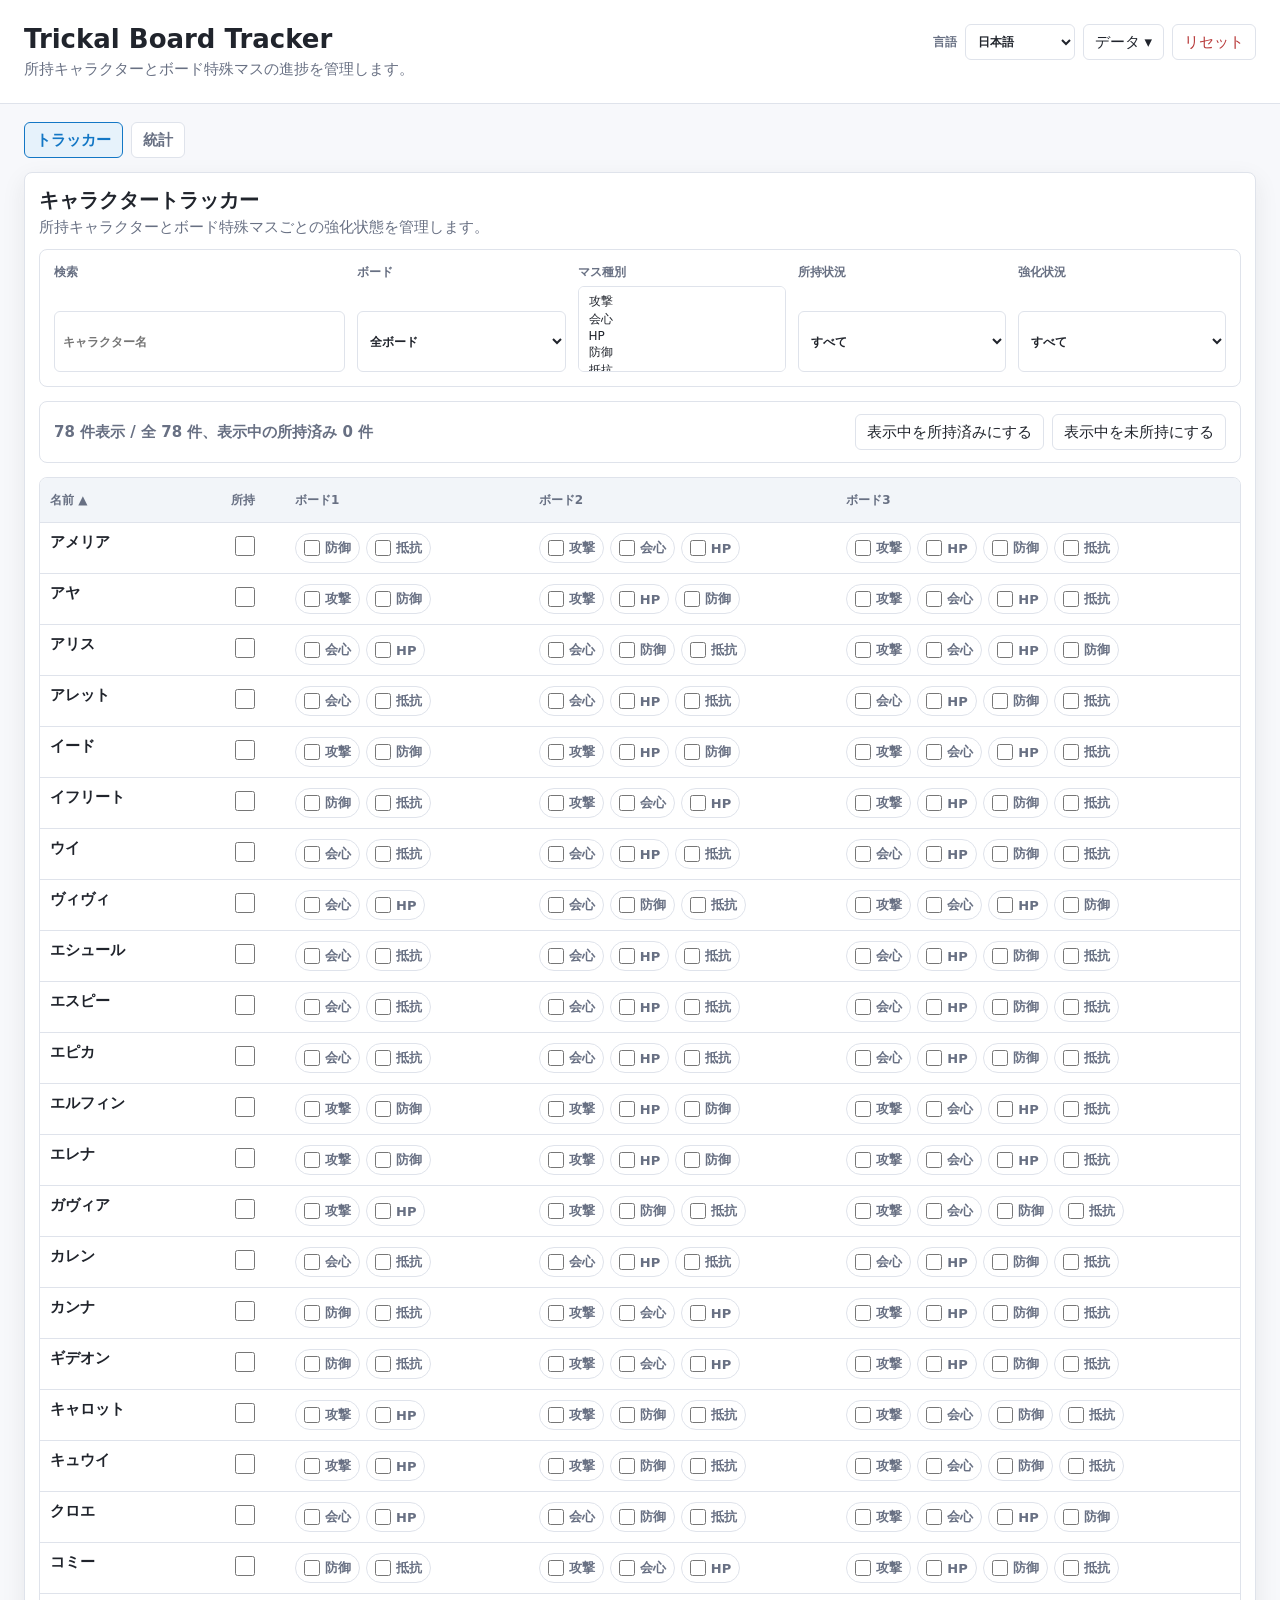
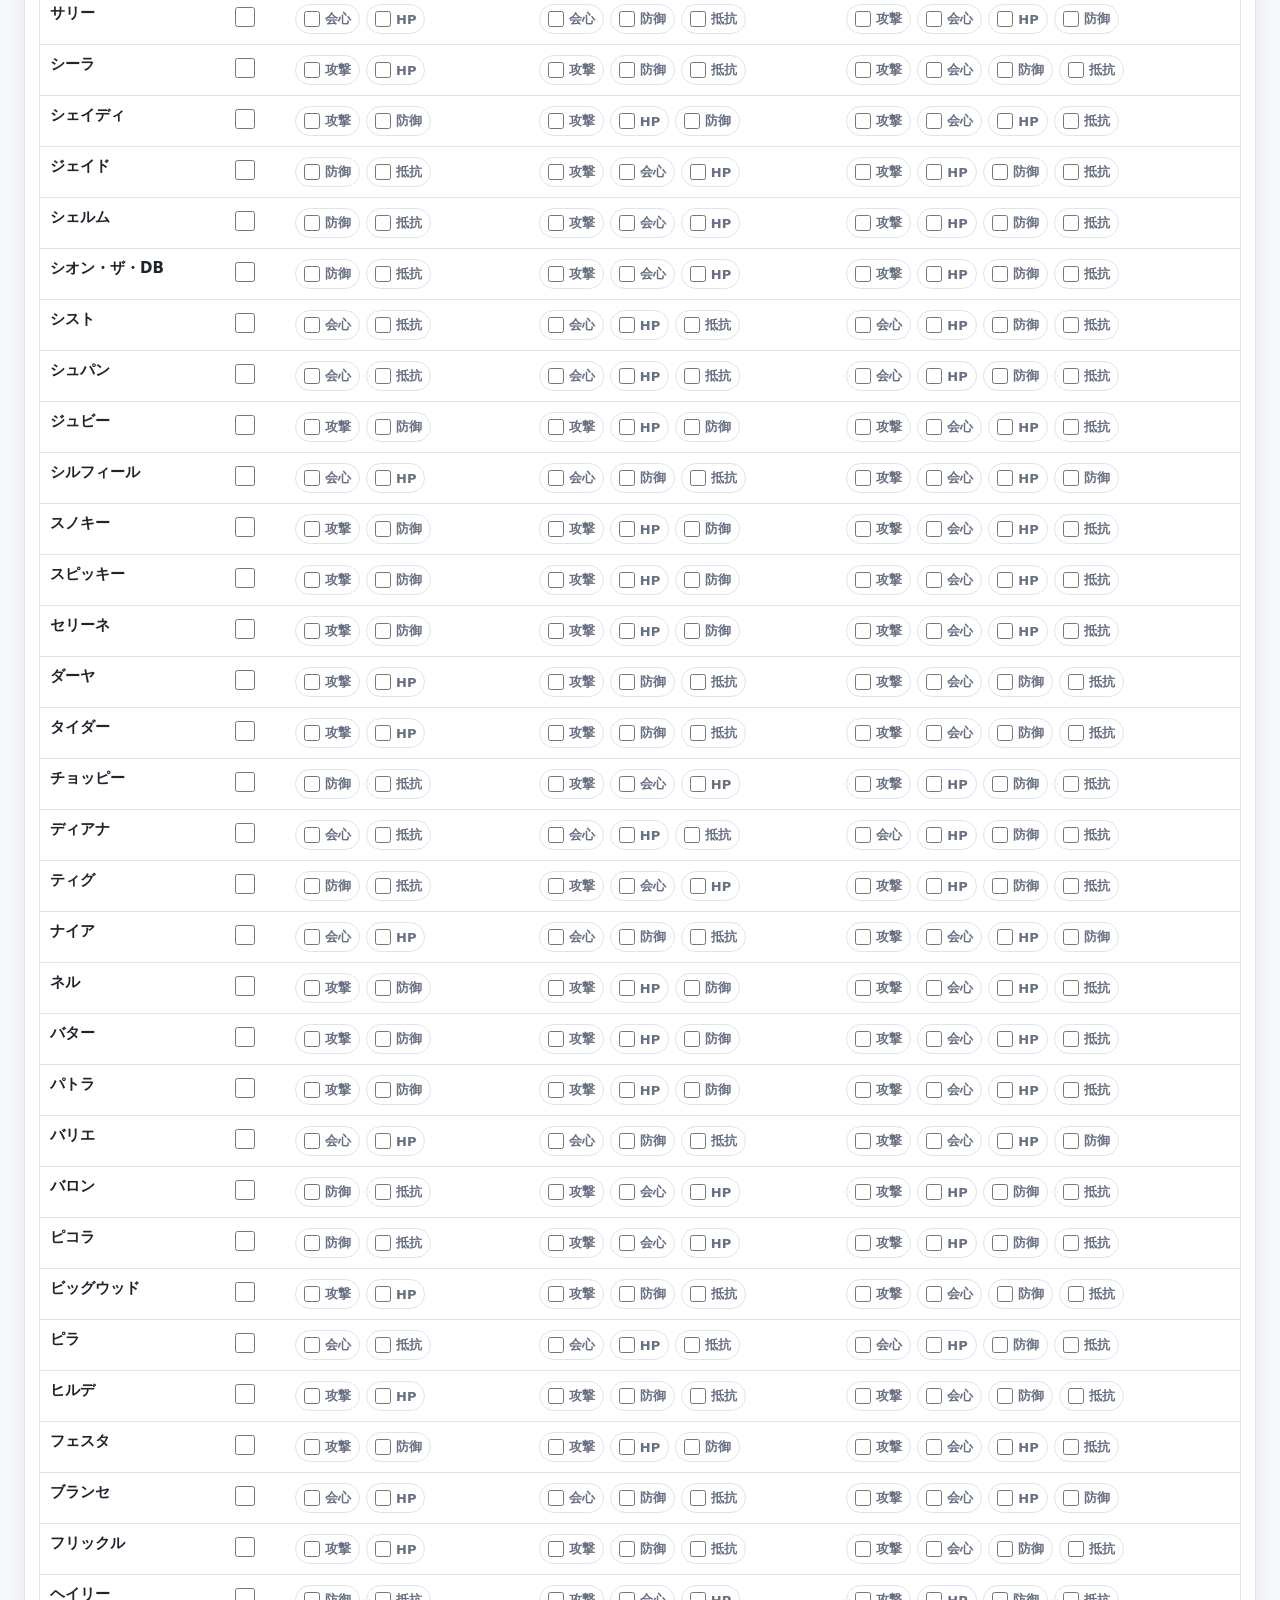
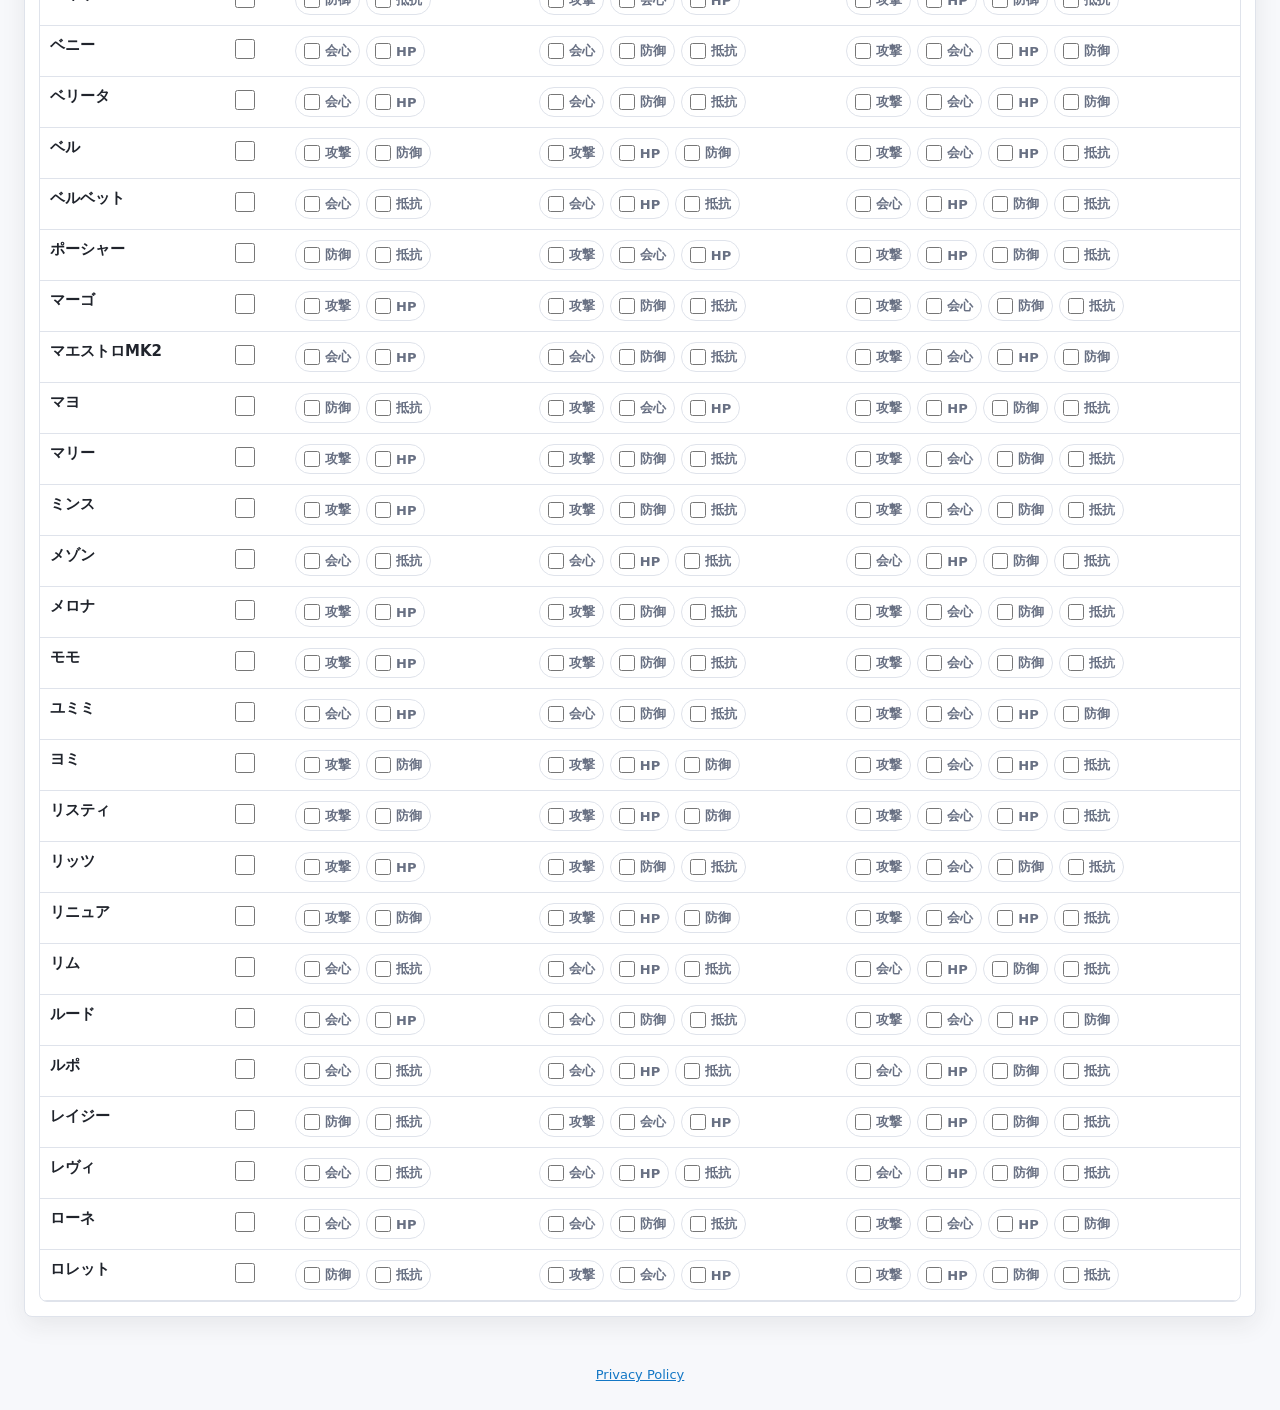
<file: index.html>
<!doctype html>
<html lang="ja">
<head>
  <meta charset="utf-8">
  <meta name="viewport" content="width=device-width, initial-scale=1">
  <title data-i18n="app.title">Trickal Board Tracker</title>
  <link rel="stylesheet" href="./styles.css">
</head>
<body>
  <header class="app-header">
    <div>
      <h1 data-i18n="app.title">Trickal Board Tracker</h1>
      <p data-i18n="app.subtitle">Owned characters and per-cell board upgrade planning.</p>
    </div>
    <div class="header-actions">
      <label class="language-control">
        <span data-i18n="language.label">Language</span>
        <select id="languageSelect">
          <option value="ja">日本語</option>
          <option value="en">English</option>
          <option value="zh-Hant">繁體中文</option>
        </select>
      </label>
      <div id="dataMenu" class="data-menu">
        <button id="dataMenuButton" class="data-menu-button" type="button" aria-haspopup="true" aria-expanded="false" data-i18n="action.dataMenu">Data</button>
        <div id="dataMenuPanel" class="data-menu-panel" role="menu" hidden>
          <button id="exportState" class="menu-item" type="button" role="menuitem" data-i18n="action.export">Export JSON</button>
          <label id="importStateLabel" class="file-button menu-item" role="menuitem" tabindex="0">
            <span data-i18n="action.import">Import JSON</span>
            <input id="importState" type="file" accept="application/json,.json">
          </label>
          <div class="menu-separator" role="separator"></div>
          <button id="connectDrive" class="menu-item" type="button" role="menuitem" data-i18n="action.driveConnect">Connect Google Drive</button>
          <button id="saveDrive" class="menu-item" type="button" role="menuitem" data-i18n="action.driveSave">Save to Drive</button>
          <button id="loadDrive" class="menu-item" type="button" role="menuitem" data-i18n="action.driveLoad">Load from Drive</button>
          <span id="driveStatus" class="drive-status" role="status" aria-live="polite"></span>
        </div>
      </div>
      <button id="resetState" type="button" class="danger" data-i18n="action.reset">Reset</button>
    </div>
  </header>

  <main>
    <nav class="page-tabs" aria-label="Page sections">
      <button class="tab-button active" type="button" data-page-tab="tracker" data-i18n="tab.tracker">Tracker</button>
      <button class="tab-button" type="button" data-page-tab="stats" data-i18n="tab.statistics">Statistics</button>
    </nav>

    <section class="tab-panel" data-page-panel="stats" hidden>
    <section class="stats-panel" aria-label="Board statistics">
      <div class="section-heading">
        <div>
          <h2 data-i18n="stats.title">Board Statistics</h2>
          <p data-i18n="stats.description">Independent summary for special cells and 特級くれよん.</p>
        </div>
      </div>

      <div class="stats-filters" aria-label="Statistics filters">
        <label>
          <span data-i18n="filter.statsCell">Stats cell type</span>
          <select id="statsCellFilter" multiple></select>
        </label>
        <label>
          <span data-i18n="filter.statsOwnership">Stats ownership</span>
          <select id="statsOwnedFilter">
            <option value="all" data-i18n="option.all">All</option>
            <option value="owned" data-i18n="option.owned">Owned</option>
            <option value="unowned" data-i18n="option.unowned">Unowned</option>
          </select>
        </label>
      </div>

      <div class="sub-tabs" aria-label="Statistics board scope">
        <button class="sub-tab-button active" type="button" data-stats-board="all" data-i18n="board.all">All Boards</button>
        <button class="sub-tab-button" type="button" data-stats-board="board1" data-i18n="board.board1">Board 1</button>
        <button class="sub-tab-button" type="button" data-stats-board="board2" data-i18n="board.board2">Board 2</button>
        <button class="sub-tab-button" type="button" data-stats-board="board3" data-i18n="board.board3">Board 3</button>
      </div>

      <div class="stat-cards" id="statCards"></div>

      <div class="stats-breakdowns">
        <div class="breakdown">
          <h3 data-i18n="stats.byBoard">By Board</h3>
          <div class="mini-table-wrap">
            <table class="mini-table">
              <thead>
                <tr>
                  <th data-i18n="table.board">Board</th>
                  <th data-i18n="table.total">Total</th>
                  <th data-i18n="table.upgraded">Upgraded</th>
                  <th data-i18n="table.remaining">Remaining</th>
                  <th data-i18n="table.spent">Spent</th>
                  <th data-i18n="table.needed">Needed</th>
                </tr>
              </thead>
              <tbody id="boardStatsRows"></tbody>
            </table>
          </div>
        </div>
        <div class="breakdown">
          <h3 data-i18n="stats.byCell">By Cell Type</h3>
          <div class="mini-table-wrap">
            <table class="mini-table">
              <thead>
                <tr>
                  <th data-i18n="table.cell">Cell</th>
                  <th data-i18n="table.total">Total</th>
                  <th data-i18n="table.upgraded">Upgraded</th>
                  <th data-i18n="table.remaining">Remaining</th>
                  <th data-i18n="table.spent">Spent</th>
                  <th data-i18n="table.needed">Needed</th>
                </tr>
              </thead>
              <tbody id="cellStatsRows"></tbody>
            </table>
          </div>
        </div>
        <div class="breakdown matrix-breakdown">
          <h3 data-i18n="stats.matrix">Board x Cell</h3>
          <div class="mini-table-wrap">
            <table class="mini-table">
              <thead>
                <tr>
                  <th data-i18n="table.board">Board</th>
                  <th data-i18n="table.cell">Cell</th>
                  <th data-i18n="table.total">Total</th>
                  <th data-i18n="table.upgraded">Upgraded</th>
                  <th data-i18n="table.remaining">Remaining</th>
                  <th data-i18n="table.spent">Spent</th>
                  <th data-i18n="table.needed">Needed</th>
                </tr>
              </thead>
              <tbody id="matrixStatsRows"></tbody>
            </table>
          </div>
        </div>
      </div>
    </section>
    </section>

    <section class="tab-panel active" data-page-panel="tracker">
    <section class="tracker-panel" aria-label="Character tracker">
      <div class="section-heading tracker-heading">
        <div>
          <h2 data-i18n="tracker.title">Character Tracker</h2>
          <p data-i18n="tracker.description">Track owned characters and individual board special-cell upgrades.</p>
        </div>
      </div>

      <section class="filters" aria-label="Filters">
        <label>
          <span data-i18n="filter.search">Search</span>
          <input id="searchInput" type="search" placeholder="Character name" data-i18n-placeholder="filter.searchPlaceholder">
        </label>
        <label>
          <span data-i18n="filter.board">Board</span>
          <select id="boardFilter">
            <option value="all" data-i18n="board.all">All boards</option>
            <option value="board1" data-i18n="board.board1">Board 1</option>
            <option value="board2" data-i18n="board.board2">Board 2</option>
            <option value="board3" data-i18n="board.board3">Board 3</option>
          </select>
        </label>
        <label>
          <span data-i18n="filter.cell">Cell type</span>
          <select id="cellFilter" multiple></select>
        </label>
        <label>
          <span data-i18n="filter.ownership">Ownership</span>
          <select id="ownedFilter">
            <option value="all" data-i18n="option.all">All</option>
            <option value="owned" data-i18n="option.owned">Owned</option>
            <option value="unowned" data-i18n="option.unowned">Unowned</option>
          </select>
        </label>
        <label>
          <span data-i18n="filter.upgradeStatus">Upgrade status</span>
          <select id="upgradeFilter">
            <option value="all" data-i18n="option.all">All</option>
            <option value="has-upgraded" data-i18n="option.hasUpgraded">Has upgraded cells</option>
            <option value="has-unupgraded" data-i18n="option.hasUnupgraded">Has unupgraded visible cells</option>
            <option value="fully-upgraded" data-i18n="option.fullyUpgraded">Fully upgraded for filter</option>
          </select>
        </label>
      </section>

    <section class="toolbar" aria-label="Visible row actions">
      <div id="summaryText" class="summary"></div>
      <div class="toolbar-actions">
        <button id="markVisibleOwned" type="button" data-i18n="action.markVisibleOwned">Mark Visible Owned</button>
        <button id="markVisibleUnowned" type="button" data-i18n="action.markVisibleUnowned">Mark Visible Unowned</button>
      </div>
    </section>

    <section class="table-wrap" aria-label="Character board options">
      <table>
        <thead>
          <tr>
            <th data-sort-column="name" aria-sort="ascending"><button class="sort-button" type="button" data-i18n="table.name">Name</button></th>
            <th data-sort-column="owned" aria-sort="none"><button class="sort-button" type="button" data-i18n="table.owned">Owned</button></th>
            <th data-sort-column="board1" aria-sort="none"><button class="sort-button" type="button" data-i18n="board.board1">Board 1</button></th>
            <th data-sort-column="board2" aria-sort="none"><button class="sort-button" type="button" data-i18n="board.board2">Board 2</button></th>
            <th data-sort-column="board3" aria-sort="none"><button class="sort-button" type="button" data-i18n="board.board3">Board 3</button></th>
          </tr>
        </thead>
        <tbody id="characterRows"></tbody>
      </table>
      <p id="emptyState" class="empty" hidden data-i18n="empty.noCharacters">No characters match the current filters.</p>
    </section>
    </section>
    </section>
  </main>

  <footer class="app-footer">
    <a href="./privacy.html">Privacy Policy</a>
  </footer>

  <template id="rowTemplate">
    <tr>
      <td class="name-cell"></td>
      <td class="owned-cell"></td>
      <td class="board-cell" data-board="board1"></td>
      <td class="board-cell" data-board="board2"></td>
      <td class="board-cell" data-board="board3"></td>
    </tr>
  </template>

  <script src="./data/i18n.js"></script>
  <script src="./data/board-data.js"></script>
  <script src="./data/characters.js"></script>
  <script src="./data/google-config.js"></script>
  <script src="https://accounts.google.com/gsi/client" async defer></script>
  <script src="./app.js"></script>
</body>
</html>
</file>
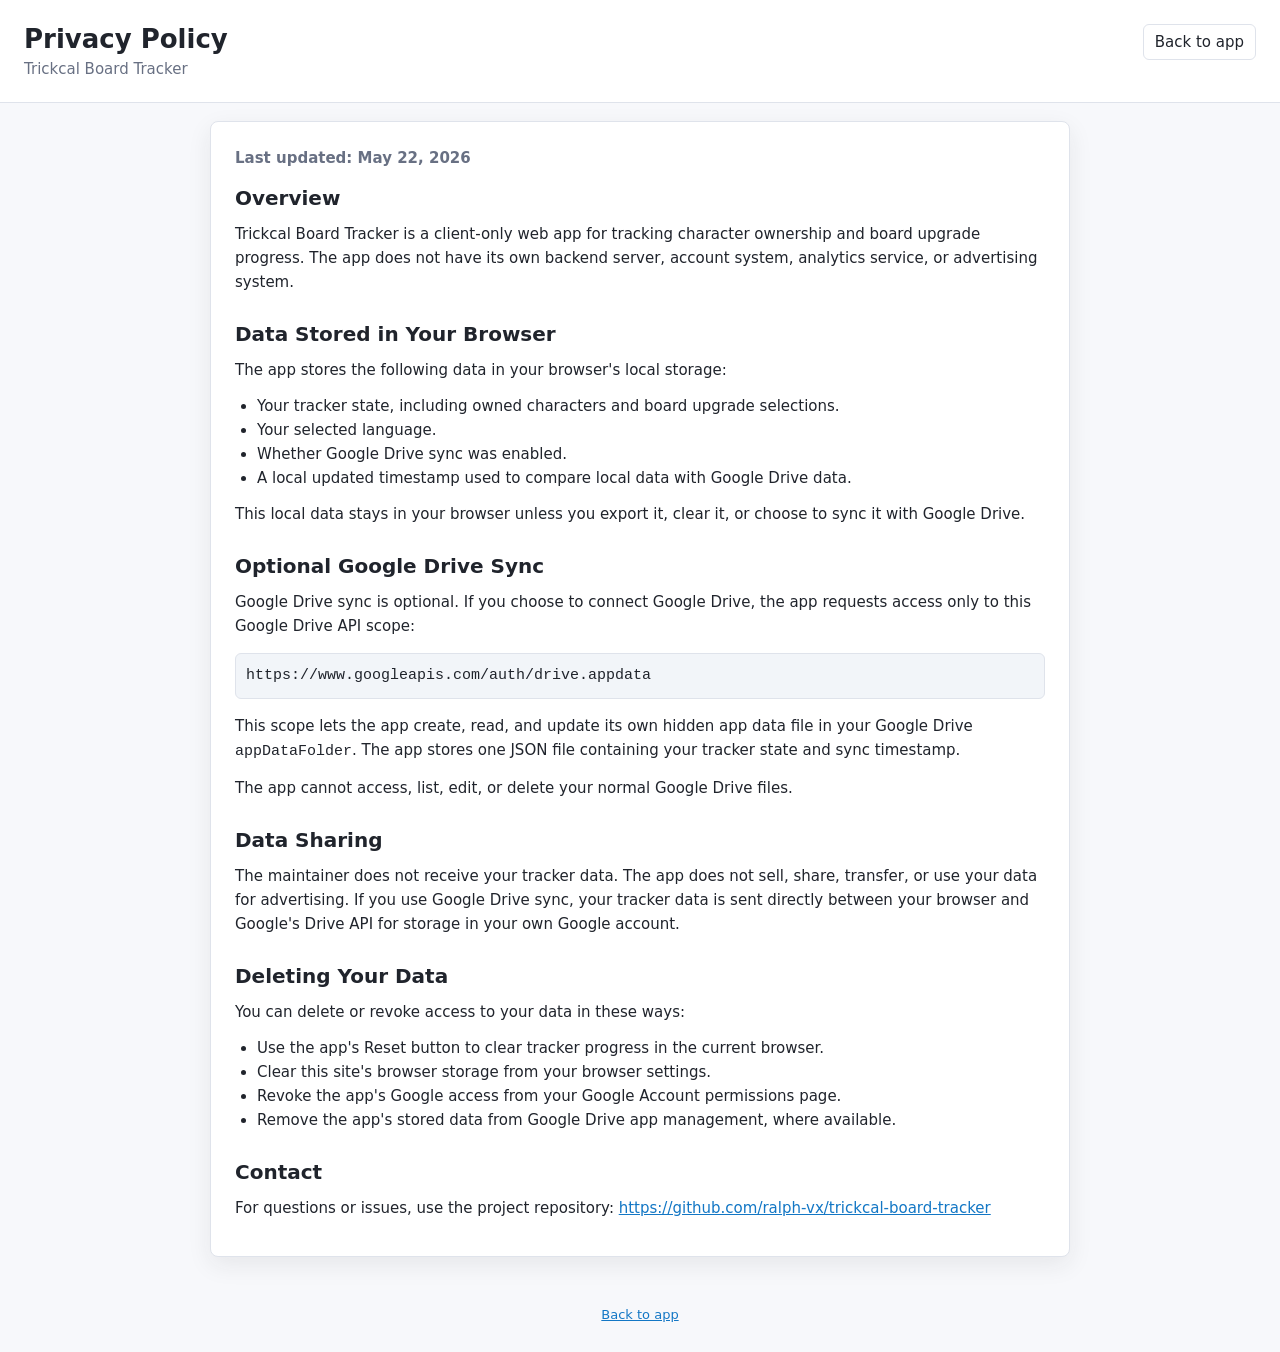
<file: privacy.html>
<!doctype html>
<html lang="en">
<head>
  <meta charset="utf-8">
  <meta name="viewport" content="width=device-width, initial-scale=1">
  <title>Privacy Policy - Trickcal Board Tracker</title>
  <link rel="stylesheet" href="./styles.css">
</head>
<body>
  <header class="app-header">
    <div>
      <h1>Privacy Policy</h1>
      <p>Trickcal Board Tracker</p>
    </div>
    <div class="header-actions">
      <a class="button-link" href="./index.html">Back to app</a>
    </div>
  </header>

  <main class="policy-page">
    <article class="policy-panel">
      <p class="policy-updated">Last updated: May 22, 2026</p>

      <section>
        <h2>Overview</h2>
        <p>
          Trickcal Board Tracker is a client-only web app for tracking character ownership and board upgrade progress.
          The app does not have its own backend server, account system, analytics service, or advertising system.
        </p>
      </section>

      <section>
        <h2>Data Stored in Your Browser</h2>
        <p>The app stores the following data in your browser's local storage:</p>
        <ul>
          <li>Your tracker state, including owned characters and board upgrade selections.</li>
          <li>Your selected language.</li>
          <li>Whether Google Drive sync was enabled.</li>
          <li>A local updated timestamp used to compare local data with Google Drive data.</li>
        </ul>
        <p>
          This local data stays in your browser unless you export it, clear it, or choose to sync it with Google Drive.
        </p>
      </section>

      <section>
        <h2>Optional Google Drive Sync</h2>
        <p>
          Google Drive sync is optional. If you choose to connect Google Drive, the app requests access only to this
          Google Drive API scope:
        </p>
        <pre><code>https://www.googleapis.com/auth/drive.appdata</code></pre>
        <p>
          This scope lets the app create, read, and update its own hidden app data file in your Google Drive
          <code>appDataFolder</code>. The app stores one JSON file containing your tracker state and sync timestamp.
        </p>
        <p>
          The app cannot access, list, edit, or delete your normal Google Drive files.
        </p>
      </section>

      <section>
        <h2>Data Sharing</h2>
        <p>
          The maintainer does not receive your tracker data. The app does not sell, share, transfer, or use your data
          for advertising. If you use Google Drive sync, your tracker data is sent directly between your browser and
          Google's Drive API for storage in your own Google account.
        </p>
      </section>

      <section>
        <h2>Deleting Your Data</h2>
        <p>You can delete or revoke access to your data in these ways:</p>
        <ul>
          <li>Use the app's Reset button to clear tracker progress in the current browser.</li>
          <li>Clear this site's browser storage from your browser settings.</li>
          <li>Revoke the app's Google access from your Google Account permissions page.</li>
          <li>Remove the app's stored data from Google Drive app management, where available.</li>
        </ul>
      </section>

      <section>
        <h2>Contact</h2>
        <p>
          For questions or issues, use the project repository:
          <a href="https://github.com/ralph-vx/trickcal-board-tracker">https://github.com/ralph-vx/trickcal-board-tracker</a>
        </p>
      </section>
    </article>
  </main>

  <footer class="app-footer">
    <a href="./index.html">Back to app</a>
  </footer>
</body>
</html>
</file>
<file: styles.css>
:root {
  color-scheme: light;
  --bg: #f7f8fb;
  --panel: #ffffff;
  --text: #20242c;
  --muted: #687083;
  --line: #dfe3eb;
  --accent: #1377c5;
  --accent-soft: #e6f2fb;
  --done: #247a4d;
  --done-soft: #e7f5ee;
  --danger: #b73737;
  --shadow: 0 8px 24px rgba(32, 36, 44, 0.08);
}

* {
  box-sizing: border-box;
}

body {
  margin: 0;
  background: var(--bg);
  color: var(--text);
  font-family: system-ui, -apple-system, BlinkMacSystemFont, "Segoe UI", sans-serif;
  font-size: 15px;
}

button,
input,
select {
  font: inherit;
}

button,
.file-button {
  border: 1px solid var(--line);
  border-radius: 6px;
  background: var(--panel);
  color: var(--text);
  cursor: pointer;
  min-height: 36px;
  padding: 7px 11px;
}

.button-link {
  display: inline-flex;
  align-items: center;
  min-height: 36px;
  border: 1px solid var(--line);
  border-radius: 6px;
  background: var(--panel);
  color: var(--text);
  padding: 7px 11px;
  text-decoration: none;
}

button:hover,
.file-button:hover,
.button-link:hover {
  border-color: var(--accent);
}

button.danger {
  color: var(--danger);
}

.app-header {
  display: flex;
  align-items: flex-start;
  justify-content: space-between;
  gap: 20px;
  padding: 24px;
  border-bottom: 1px solid var(--line);
  background: var(--panel);
}

.app-header h1 {
  margin: 0;
  font-size: 26px;
  letter-spacing: 0;
}

.app-header p {
  margin: 6px 0 0;
  color: var(--muted);
}

.header-actions,
.toolbar-actions {
  align-items: center;
  display: flex;
  flex-wrap: wrap;
  gap: 8px;
}

.language-control {
  align-items: center;
  display: grid;
  grid-template-columns: auto minmax(110px, 1fr);
  gap: 8px;
}

.language-control select {
  min-height: 36px;
}

.file-button {
  display: inline-flex;
  align-items: center;
  position: relative;
  overflow: hidden;
}

.file-button input {
  position: absolute;
  inset: 0;
  opacity: 0;
  cursor: pointer;
}

.data-menu {
  position: relative;
}

.data-menu-button::after {
  content: " ▾";
}

.data-menu-panel {
  position: absolute;
  right: 0;
  top: calc(100% + 6px);
  z-index: 10;
  display: grid;
  min-width: 230px;
  padding: 6px;
  border: 1px solid var(--line);
  border-radius: 8px;
  background: var(--panel);
  box-shadow: var(--shadow);
}

.data-menu-panel[hidden] {
  display: none;
}

.data-menu:hover .data-menu-panel:not([hidden]) {
  display: grid;
}

.menu-item {
  width: 100%;
  min-height: 34px;
  border: 0;
  border-radius: 6px;
  background: transparent;
  padding: 7px 9px;
  color: var(--text);
  font-size: 14px;
  text-align: left;
}

.menu-item:hover,
.menu-item:focus-visible {
  background: var(--accent-soft);
  color: var(--accent);
  outline: 0;
}

.menu-item:disabled {
  color: var(--muted);
  cursor: not-allowed;
  opacity: 0.65;
}

.file-button.menu-item {
  display: flex;
  border: 0;
}

.menu-separator {
  height: 1px;
  margin: 6px 2px;
  background: var(--line);
}

.drive-status {
  color: var(--muted);
  font-size: 12px;
  font-weight: 650;
  max-width: 230px;
  padding: 7px 9px 5px;
}

main {
  padding: 18px 24px 32px;
}

.page-tabs,
.sub-tabs {
  display: flex;
  flex-wrap: wrap;
  gap: 8px;
}

.page-tabs {
  margin-bottom: 14px;
}

.sub-tabs {
  margin-top: 12px;
}

.tab-button,
.sub-tab-button {
  background: #fff;
  color: var(--muted);
  font-weight: 700;
}

.tab-button.active,
.sub-tab-button.active {
  border-color: var(--accent);
  background: var(--accent-soft);
  color: var(--accent);
}

.tab-panel[hidden] {
  display: none;
}

.stats-panel,
.tracker-panel,
.filters,
.toolbar,
.table-wrap {
  background: var(--panel);
  border: 1px solid var(--line);
  border-radius: 8px;
  box-shadow: var(--shadow);
}

.stats-panel,
.tracker-panel {
  padding: 14px;
}

.section-heading {
  display: flex;
  align-items: flex-start;
  justify-content: space-between;
  gap: 16px;
  margin-bottom: 12px;
}

.section-heading h2 {
  margin: 0;
  font-size: 20px;
  letter-spacing: 0;
}

.section-heading p {
  margin: 4px 0 0;
  color: var(--muted);
}

.tracker-heading {
  margin-bottom: 12px;
}

.filters {
  display: grid;
  grid-template-columns: minmax(180px, 1.4fr) repeat(4, minmax(130px, 1fr));
  gap: 12px;
  padding: 14px;
  box-shadow: none;
}

.stats-filters {
  display: grid;
  grid-template-columns: repeat(2, minmax(140px, 1fr));
  gap: 12px;
}

.stat-cards {
  display: grid;
  grid-template-columns: repeat(6, minmax(120px, 1fr));
  gap: 10px;
  margin-top: 14px;
}

.stat-card {
  border: 1px solid var(--line);
  border-radius: 8px;
  background: #fbfcfe;
  padding: 10px;
}

.stat-card strong {
  display: block;
  margin-top: 4px;
  font-size: 22px;
  line-height: 1.15;
}

.stat-card span {
  color: var(--muted);
  font-size: 12px;
  font-weight: 700;
}

.stats-breakdowns {
  display: grid;
  grid-template-columns: repeat(2, minmax(0, 1fr));
  gap: 14px;
  margin-top: 14px;
}

.breakdown {
  min-width: 0;
}

.matrix-breakdown {
  grid-column: 1 / -1;
}

.breakdown h3 {
  margin: 0 0 8px;
  color: var(--muted);
  font-size: 13px;
  text-transform: uppercase;
}

.mini-table-wrap {
  overflow-x: auto;
  border: 1px solid var(--line);
  border-radius: 8px;
}

.mini-table {
  min-width: 0;
  font-size: 13px;
}

.mini-table th,
.mini-table td {
  padding: 8px;
}

.mini-table th {
  position: static;
}

.mini-table td:not(:first-child),
.mini-table th:not(:first-child) {
  text-align: right;
}

label {
  display: grid;
  gap: 5px;
  color: var(--muted);
  font-size: 12px;
  font-weight: 650;
}

input,
select {
  width: 100%;
  min-height: 36px;
  border: 1px solid var(--line);
  border-radius: 6px;
  background: #fff;
  color: var(--text);
  padding: 6px 8px;
}

select[multiple] {
  min-height: 84px;
}

.toolbar {
  display: flex;
  align-items: center;
  justify-content: space-between;
  gap: 16px;
  margin-top: 14px;
  padding: 12px 14px;
  box-shadow: none;
}

.summary {
  color: var(--muted);
  font-weight: 650;
}

.table-wrap {
  margin-top: 14px;
  overflow-x: auto;
  box-shadow: none;
}

table {
  width: 100%;
  min-width: 820px;
  border-collapse: collapse;
}

th,
td {
  border-bottom: 1px solid var(--line);
  padding: 10px;
  text-align: left;
  vertical-align: top;
}

th {
  position: sticky;
  top: 0;
  z-index: 1;
  background: #f2f5f9;
  font-size: 12px;
  text-transform: uppercase;
  color: var(--muted);
}

.sort-button {
  display: inline-flex;
  align-items: center;
  justify-content: flex-start;
  min-height: 24px;
  width: 100%;
  border: 0;
  border-radius: 4px;
  background: transparent;
  padding: 0;
  color: inherit;
  font: inherit;
  letter-spacing: inherit;
  text-align: left;
  text-transform: inherit;
  cursor: pointer;
}

.sort-button:focus-visible {
  outline: 2px solid var(--accent);
  outline-offset: 2px;
}

.sort-button:hover {
  color: var(--text);
}

tbody tr:hover {
  background: #fbfcfe;
}

.name-cell {
  font-weight: 750;
  white-space: nowrap;
}

.owned-control {
  display: inline-flex;
  align-items: center;
  justify-content: center;
}

.owned-control input {
  width: 20px;
  height: 20px;
  min-height: 20px;
}

.cell-list {
  display: flex;
  flex-wrap: wrap;
  gap: 6px;
  min-width: 160px;
}

.cell-chip {
  display: inline-flex;
  align-items: center;
  gap: 5px;
  min-height: 30px;
  border: 1px solid var(--line);
  border-radius: 999px;
  background: #fff;
  padding: 4px 8px;
  color: var(--muted);
  font-size: 13px;
  font-weight: 650;
}

.cell-chip input {
  width: 16px;
  height: 16px;
  min-height: 16px;
  margin: 0;
}

.cell-chip.upgraded {
  border-color: #98d4b5;
  background: var(--done-soft);
  color: var(--done);
}

.empty {
  margin: 0;
  padding: 24px;
  color: var(--muted);
  text-align: center;
}

.app-footer {
  padding: 18px 24px 28px;
  color: var(--muted);
  font-size: 13px;
  text-align: center;
}

.app-footer a,
.policy-panel a {
  color: var(--accent);
}

.policy-page {
  display: flex;
  justify-content: center;
}

.policy-panel {
  width: min(860px, 100%);
  border: 1px solid var(--line);
  border-radius: 8px;
  background: var(--panel);
  box-shadow: var(--shadow);
  padding: 24px;
  line-height: 1.6;
}

.policy-panel section + section {
  margin-top: 24px;
}

.policy-panel h2 {
  margin: 0 0 8px;
  font-size: 20px;
  letter-spacing: 0;
}

.policy-panel p {
  margin: 0 0 12px;
}

.policy-panel ul {
  margin: 0 0 12px;
  padding-left: 22px;
}

.policy-panel code {
  font-family: ui-monospace, SFMono-Regular, Consolas, "Liberation Mono", monospace;
}

.policy-panel pre {
  overflow-x: auto;
  border: 1px solid var(--line);
  border-radius: 6px;
  background: #f2f5f9;
  padding: 10px;
}

.policy-updated {
  color: var(--muted);
  font-weight: 650;
}

@media (max-width: 980px) {
  .app-header,
  .toolbar {
    flex-direction: column;
    align-items: stretch;
  }

  .filters {
    grid-template-columns: repeat(2, minmax(0, 1fr));
  }

  .stats-filters,
  .stat-cards,
  .stats-breakdowns {
    grid-template-columns: repeat(2, minmax(0, 1fr));
  }

  .matrix-breakdown {
    grid-column: auto;
  }
}

@media (max-width: 640px) {
  .app-header,
  main {
    padding-left: 14px;
    padding-right: 14px;
  }

  .filters {
    grid-template-columns: 1fr;
  }

  .stats-filters,
  .stat-cards,
  .stats-breakdowns {
    grid-template-columns: 1fr;
  }

  .header-actions,
  .toolbar-actions {
    display: grid;
    grid-template-columns: 1fr;
  }

  .data-menu,
  .data-menu-button {
    width: 100%;
  }

  .data-menu-panel {
    position: static;
    margin-top: 6px;
    min-width: 0;
    width: 100%;
  }
}
</file>
